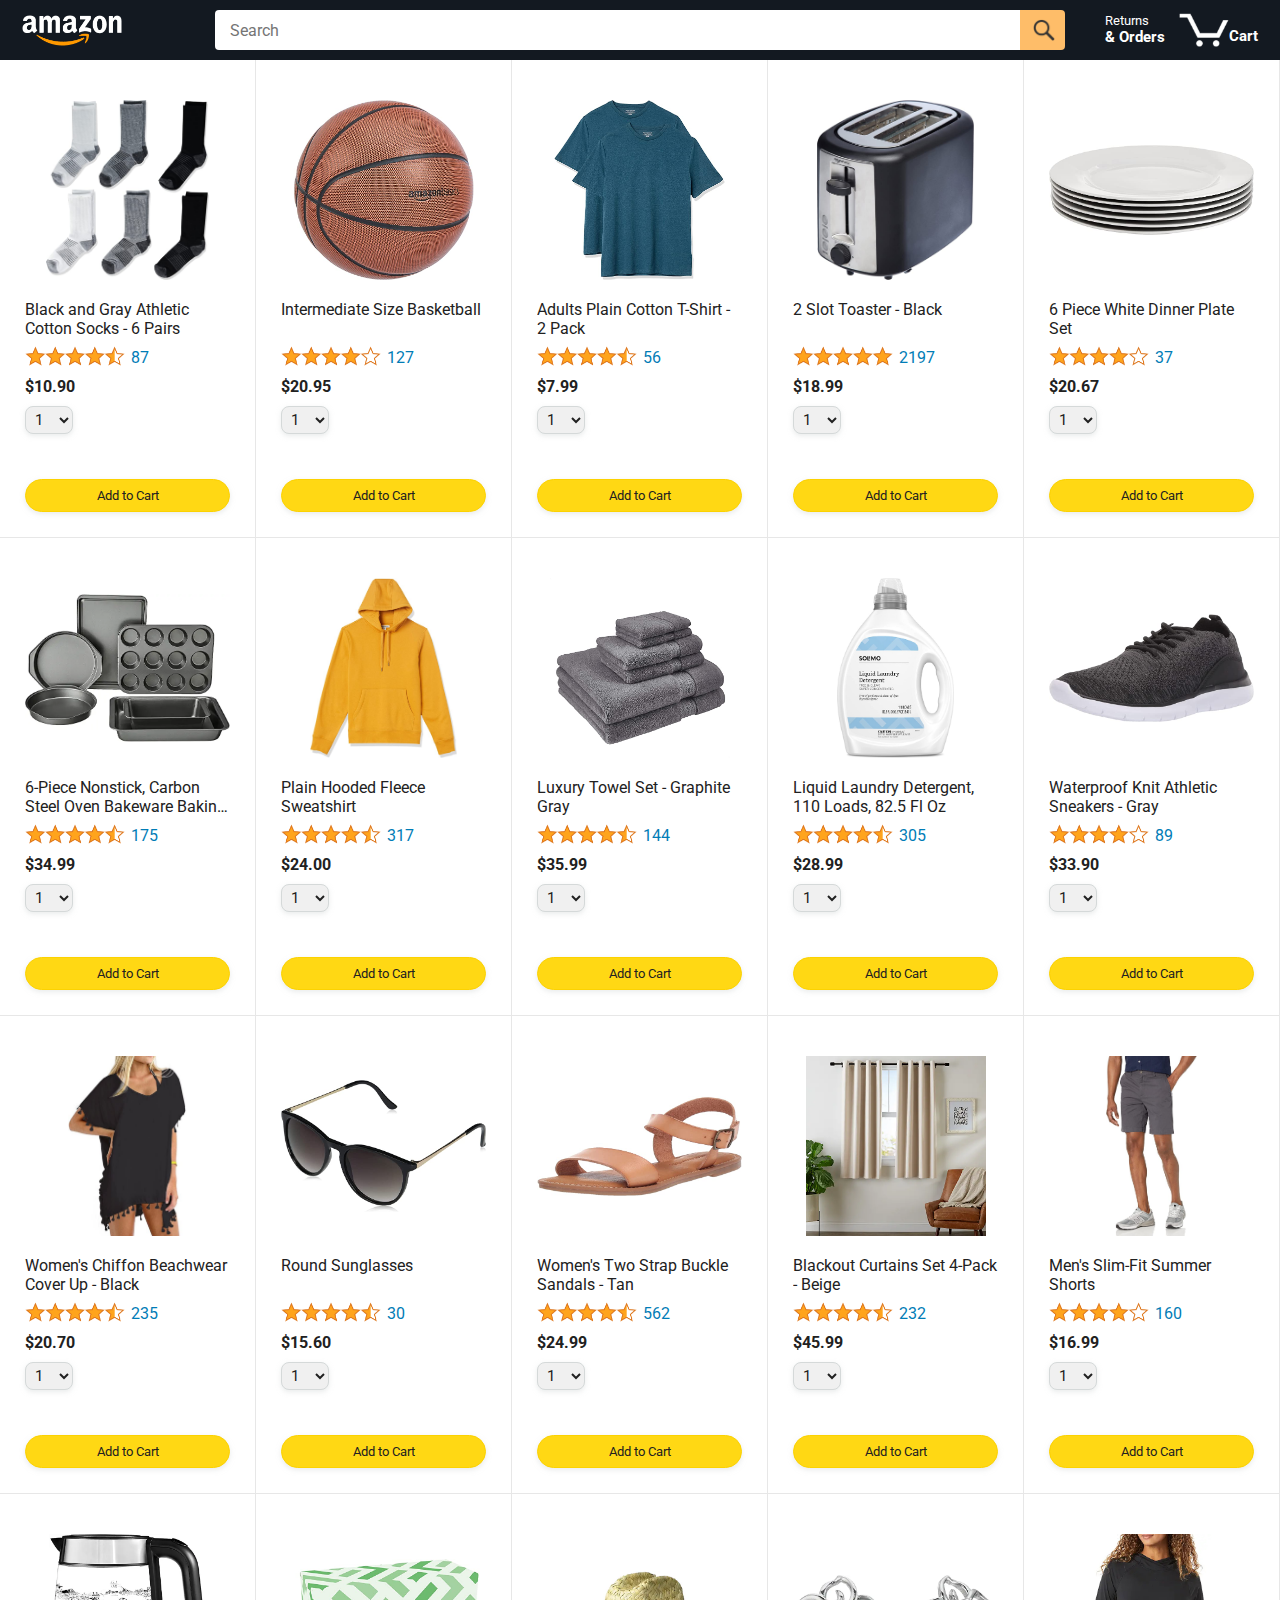
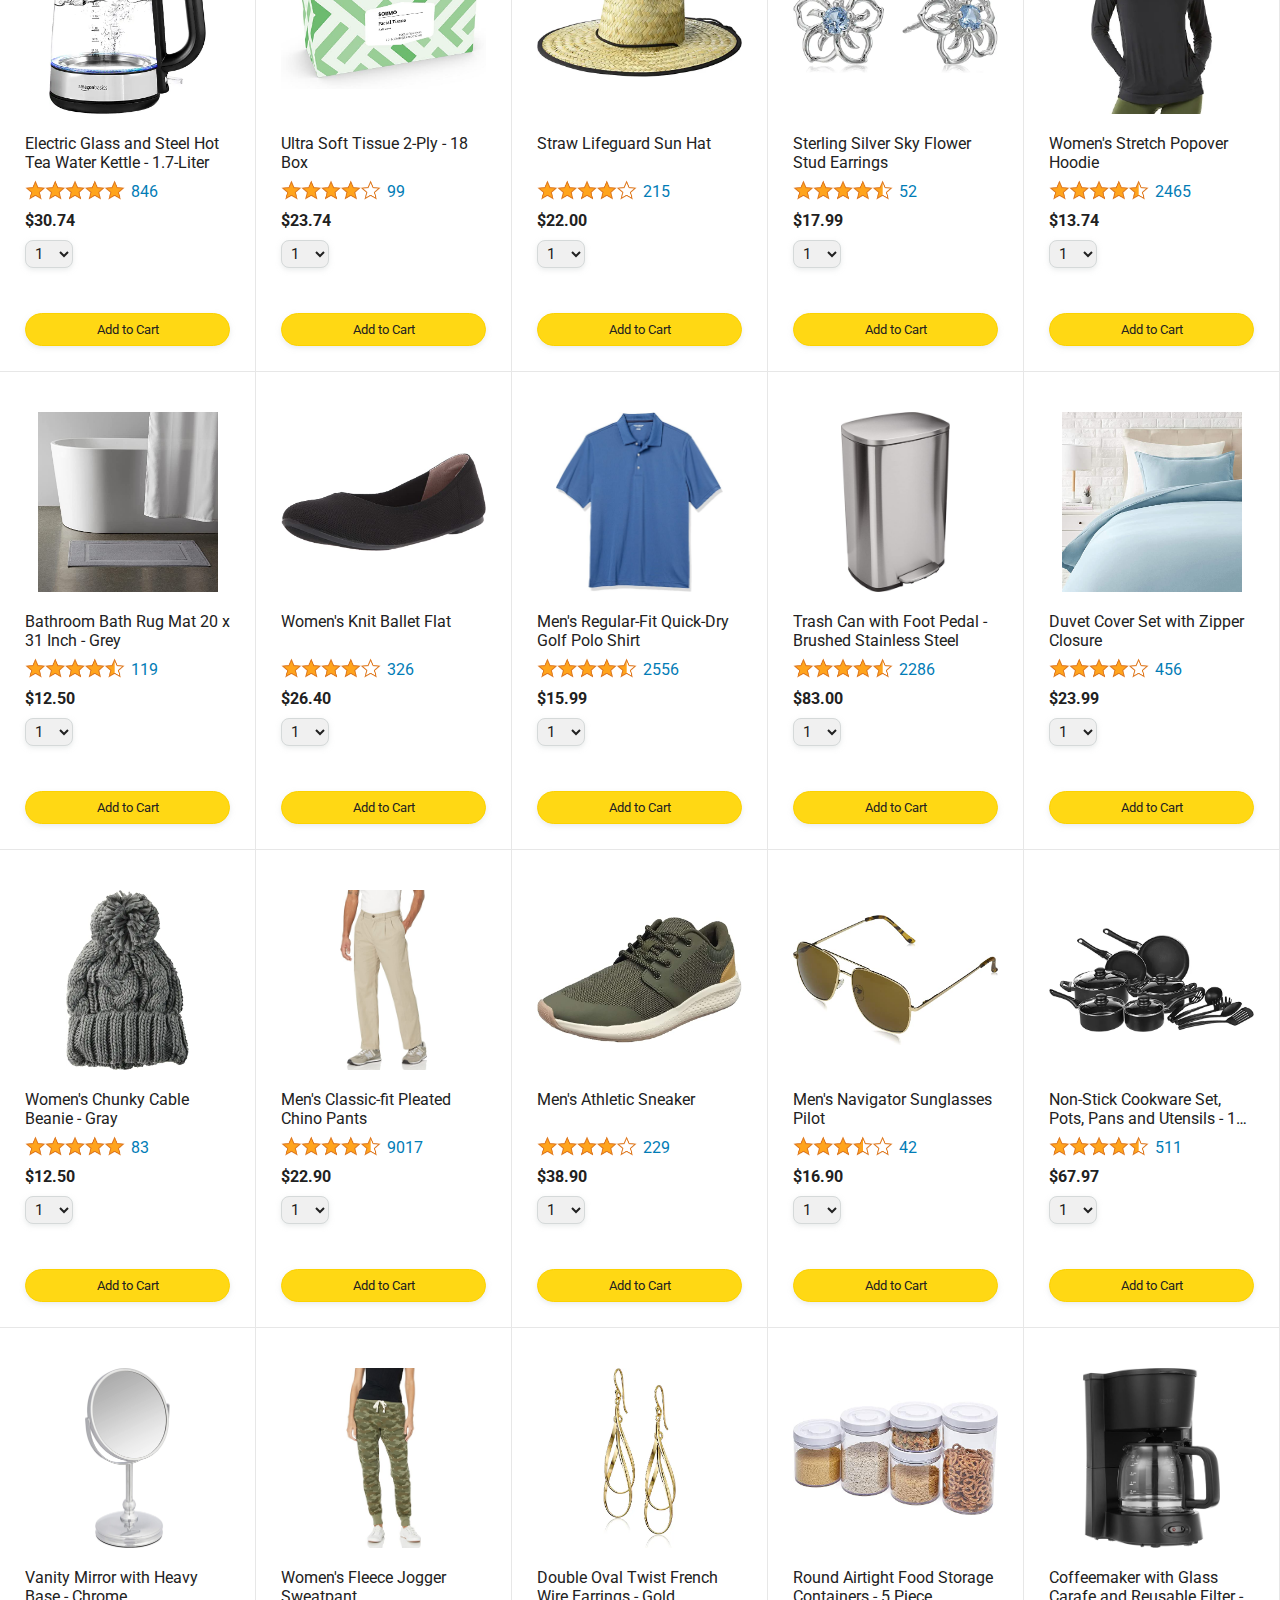
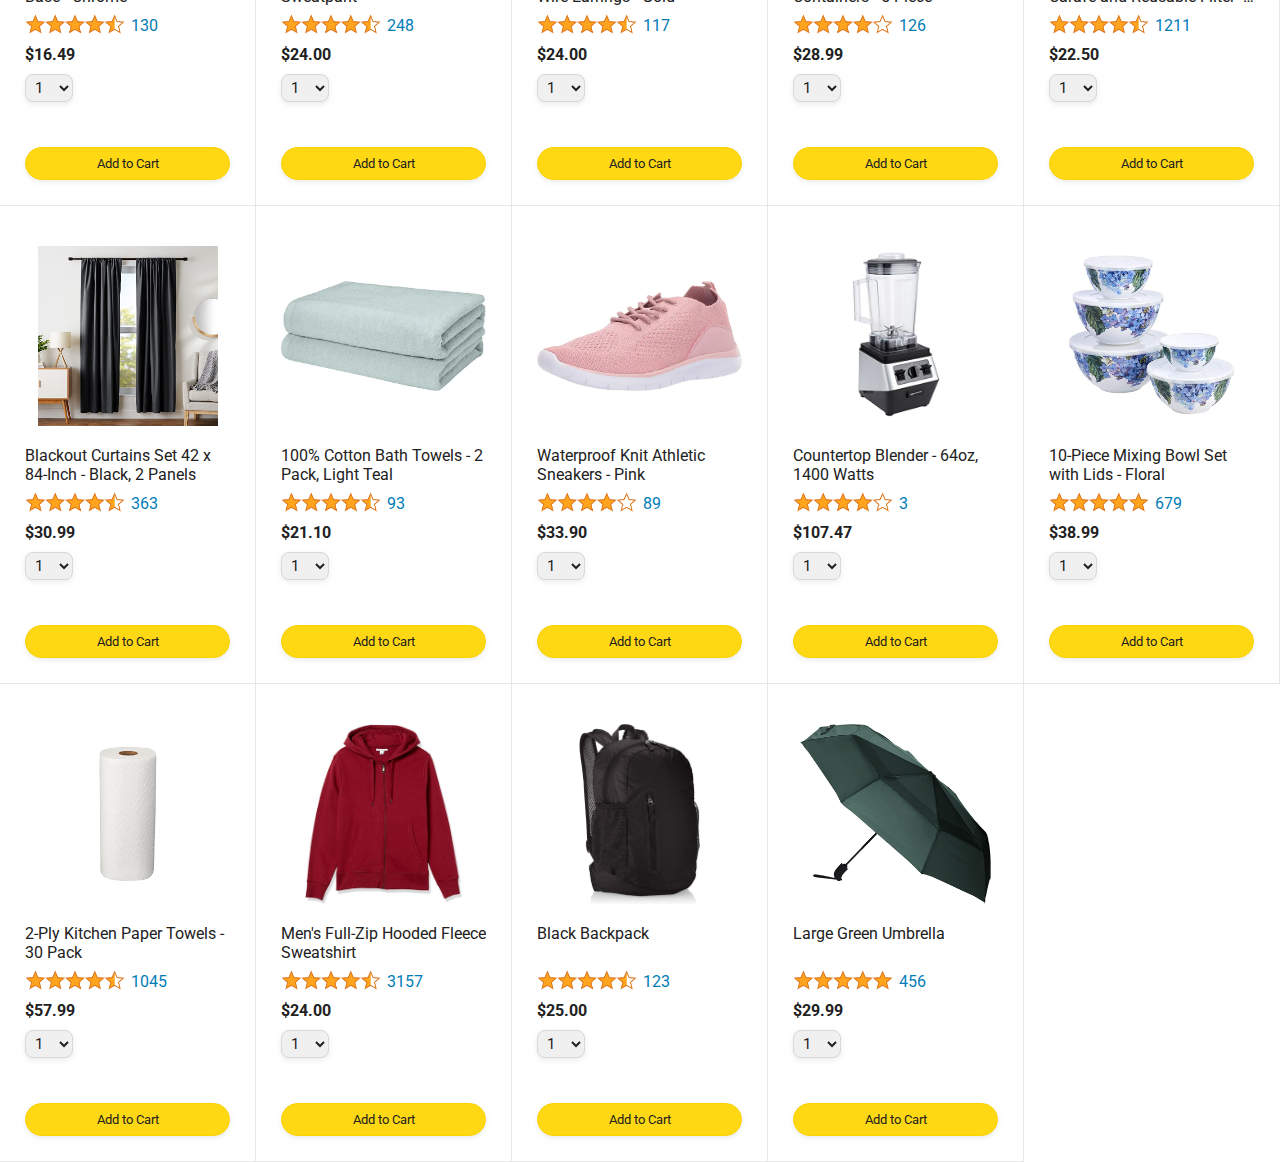
<file: index.html>
<!DOCTYPE html>
<html>

<head>
  <title>Amazon Project</title>
  <link>
  <!-- This code is needed for responsive design to work.
      (Responsive design = make the website look good on
      smaller screen sizes like a phone or a tablet). -->
  <meta name="viewport" content="width=device-width, initial-scale=1">

  <!-- Load a font called Roboto from Google Fonts. -->
  <link rel="preconnect" href="https://fonts.googleapis.com">
  <link rel="preconnect" href="https://fonts.gstatic.com" crossorigin>
  <link href="https://fonts.googleapis.com/css2?family=Roboto:wght@400;500;700&display=swap" rel="stylesheet">

  <!-- Here are the CSS files for this page. -->
  <link rel="stylesheet" href="styles/shared/general.css">
  <link rel="stylesheet" href="styles/shared/amazon-header.css">
  <link rel="stylesheet" href="styles/pages/amazon.css">
</head>

<body>
  <div class="amazon-header">
    <div class="amazon-header-left-section">
      <a href="amazon.html" class="header-link">
        <img class="amazon-logo" src="images/amazon-logo-white.png">
        <img class="amazon-mobile-logo" src="images/amazon-mobile-logo-white.png">
      </a>
    </div>

    <div class="amazon-header-middle-section">
      <input class="search-bar" type="text" placeholder="Search">

      <button class="search-button">
        <img class="search-icon" src="images/icons/search-icon.png">
      </button>
    </div>

    <div class="amazon-header-right-section">
      <a class="orders-link header-link" href="orders.html">
        <span class="returns-text">Returns</span>
        <span class="orders-text">& Orders</span>
      </a>

      <a class="cart-link header-link" href="checkout.html">
        <img class="cart-icon" src="images/icons/cart-icon.png">
        <div class="cart-quantity js-cart-quantity"></div>
        <div class="cart-text">Cart</div>
      </a>
    </div>
  </div>

  <div class="main">
    <div class="products-grid js-products-grid">


    </div>
  </div>

  <script type="module" src="script/amazon.js"></script>
</body>

</html>
</file>
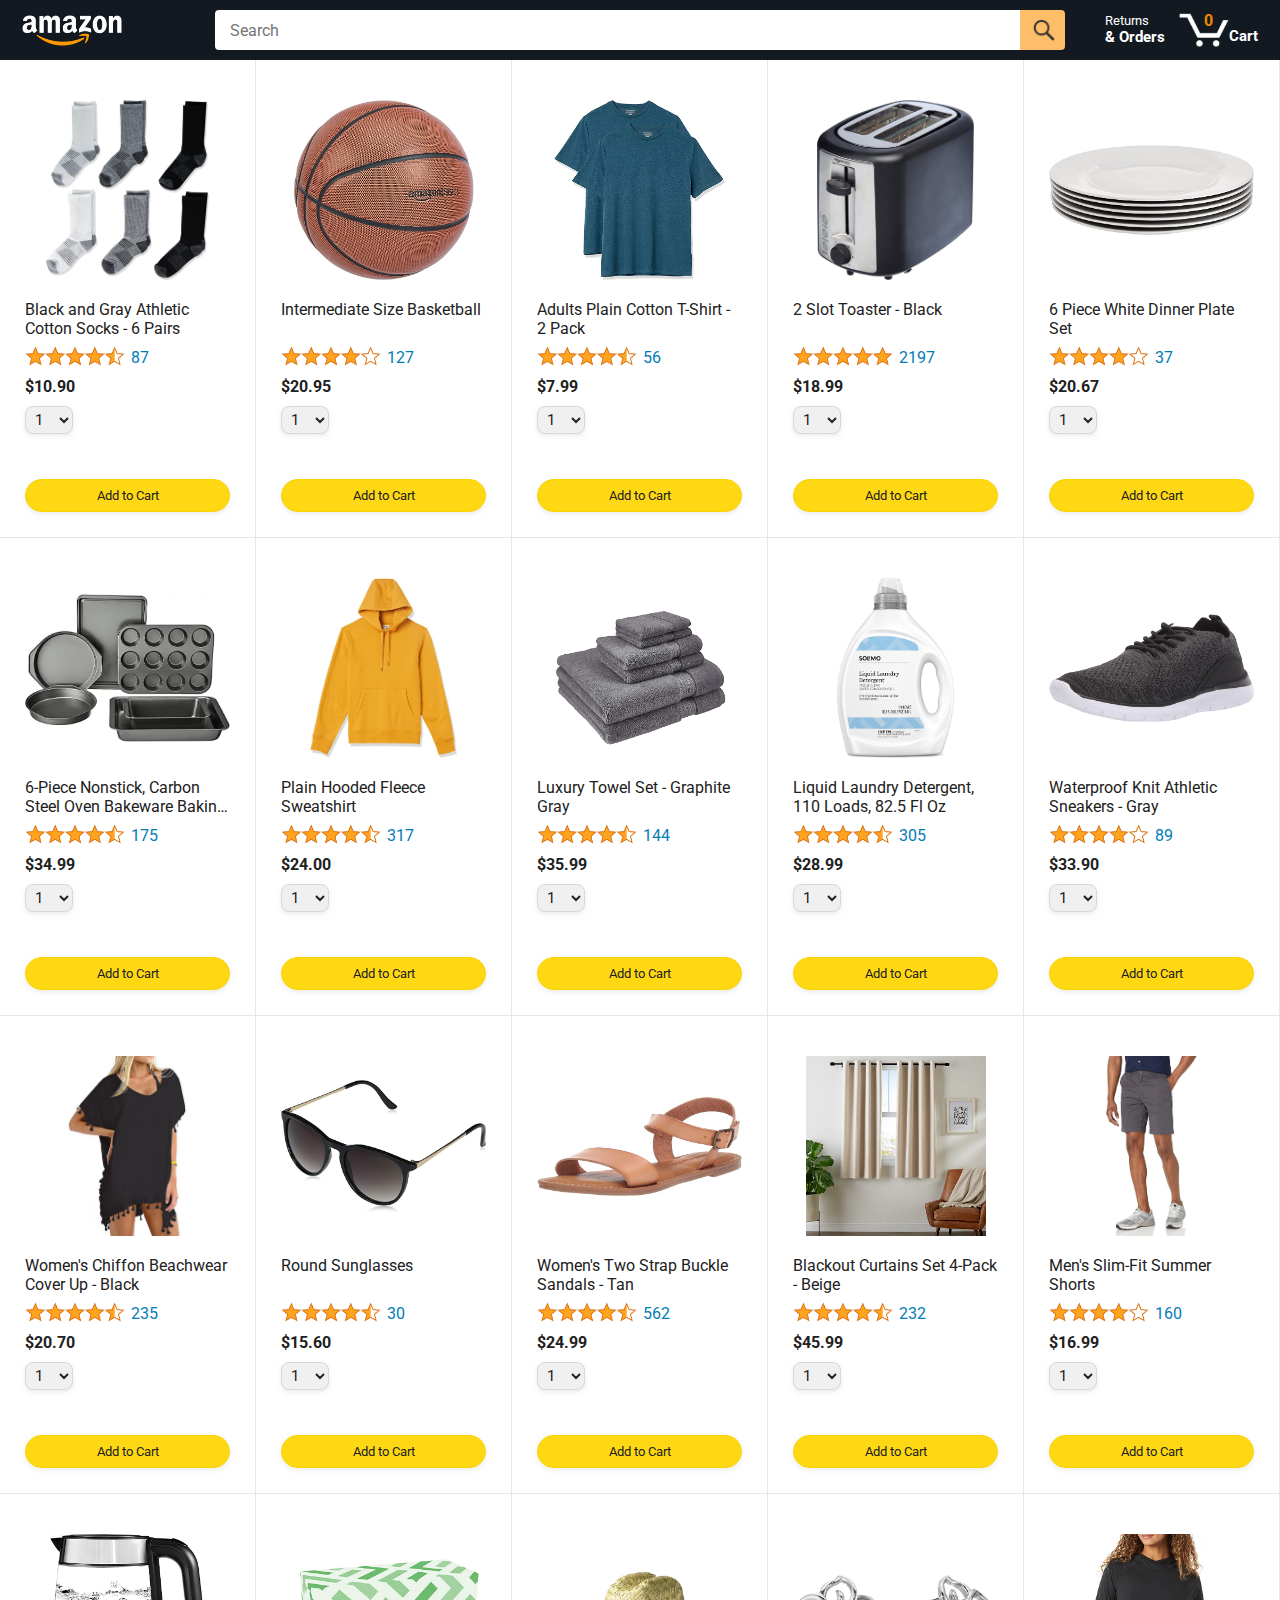
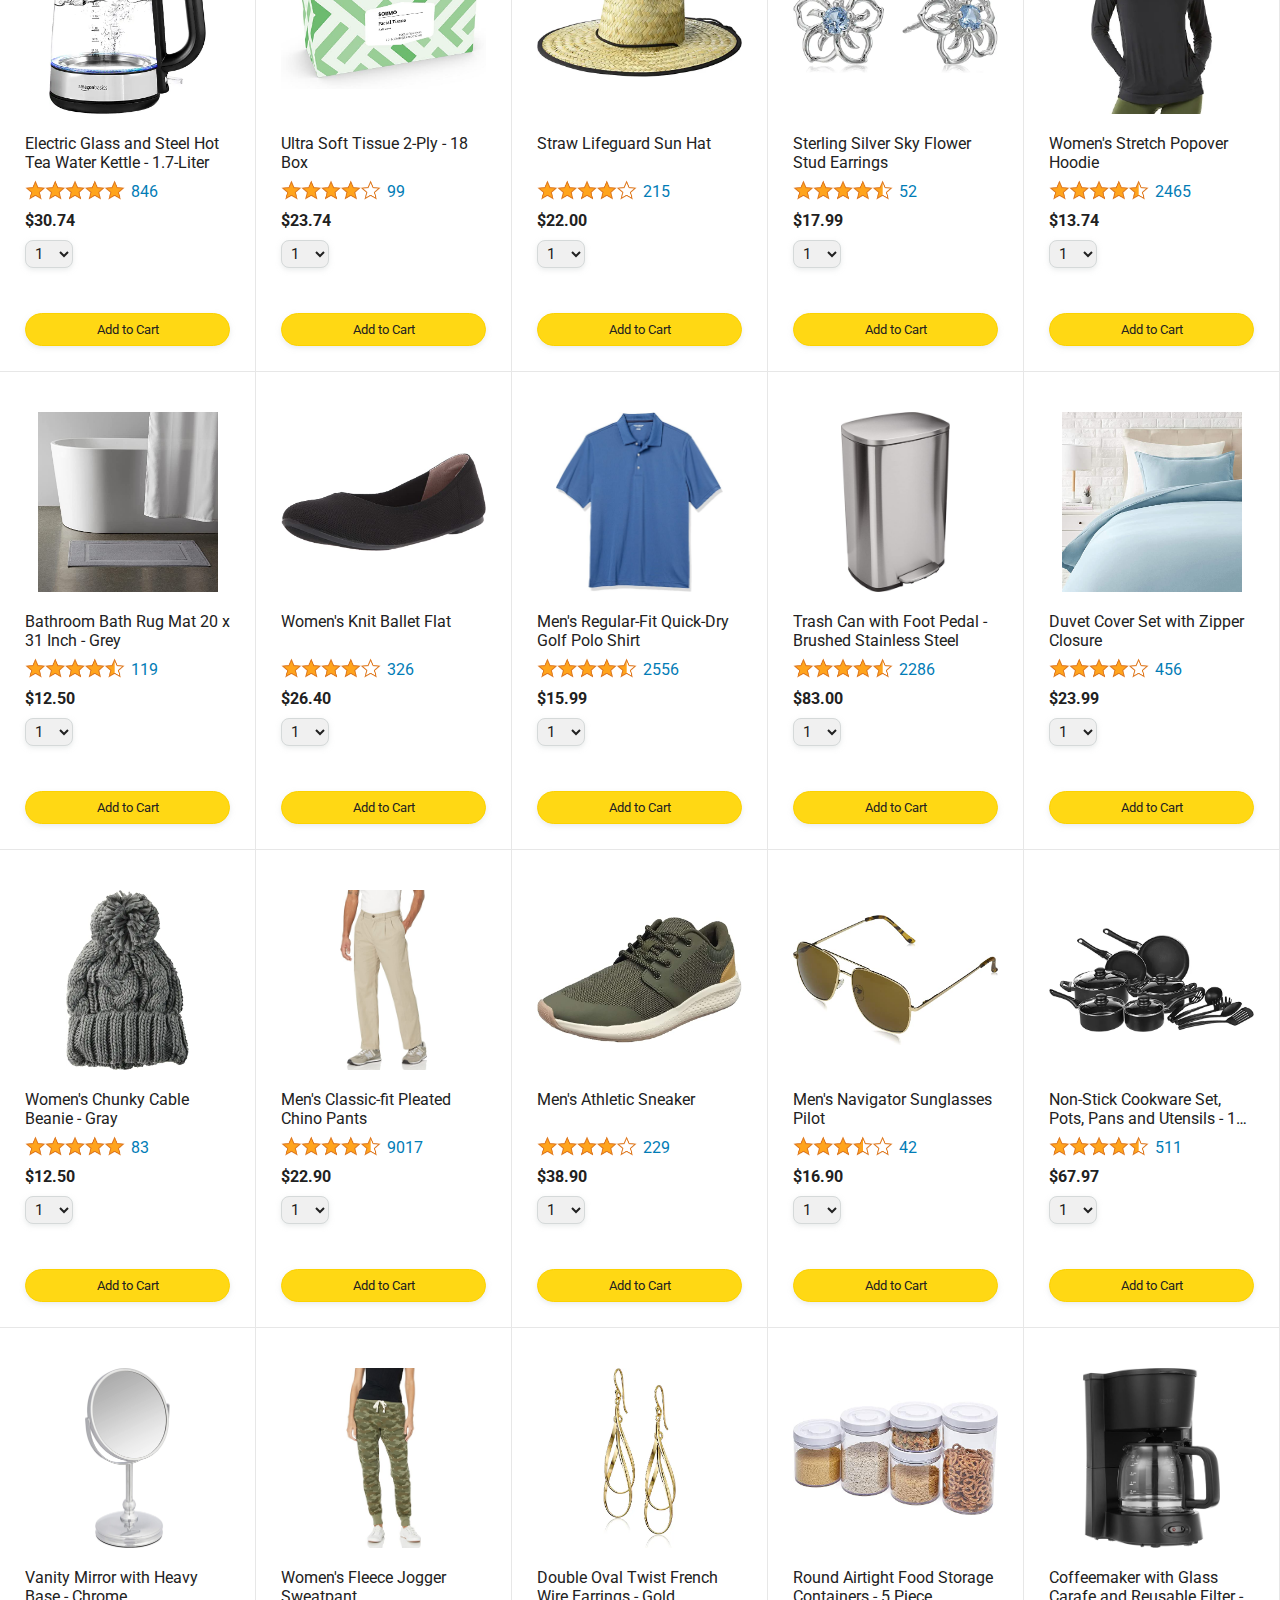
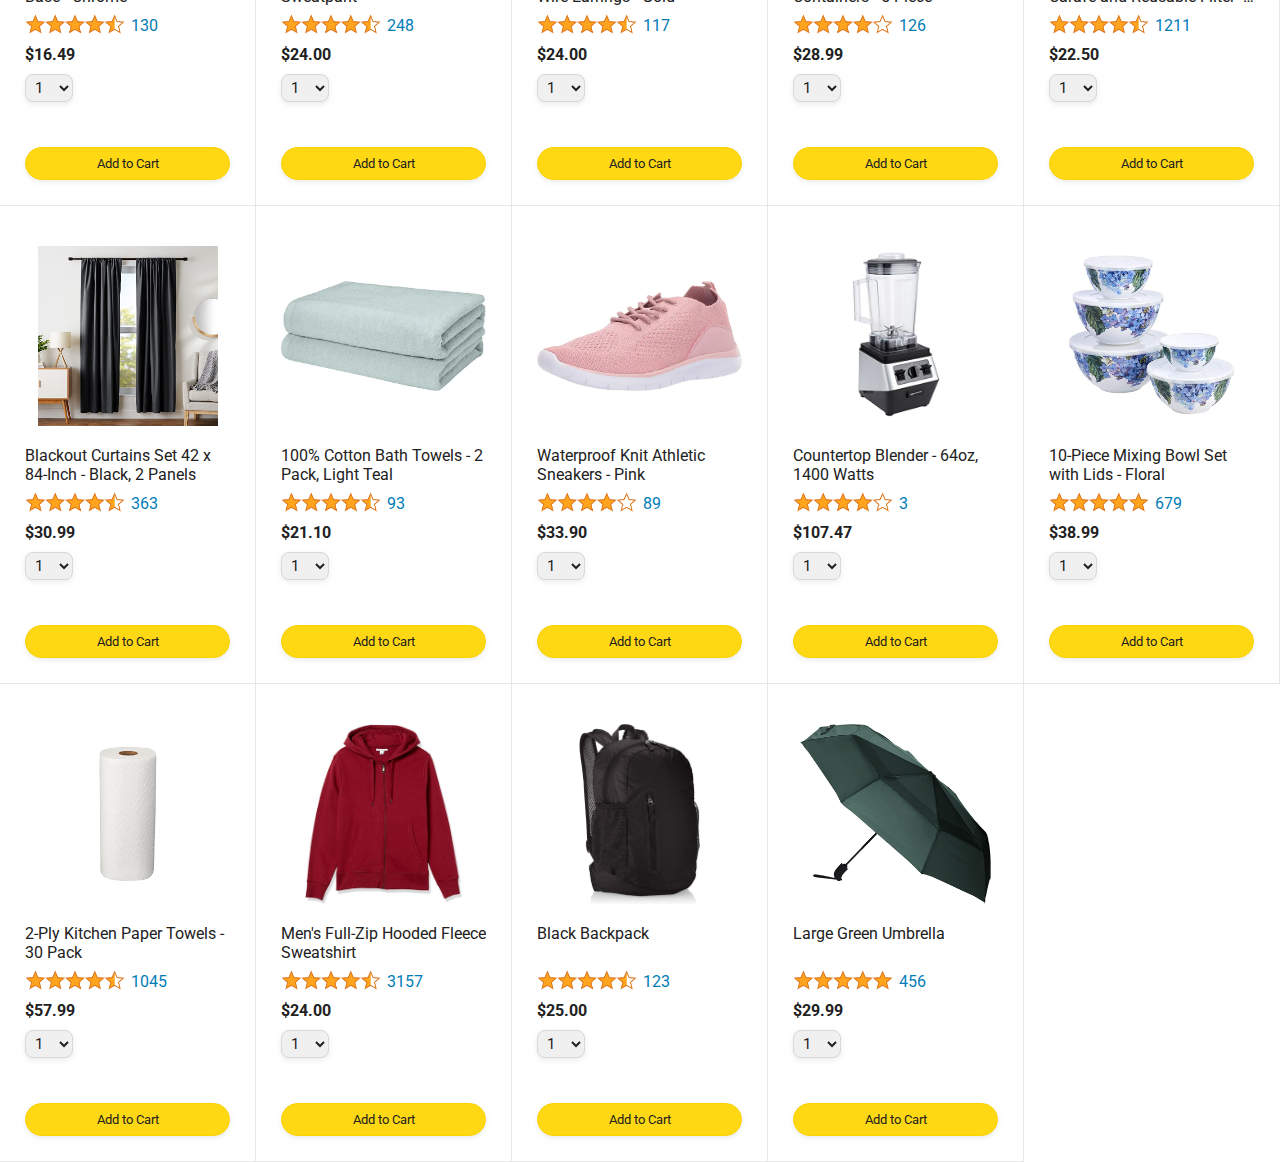
<file: amazon.html>
<!DOCTYPE html>
<html>

<head>
  <title>Amazon Project</title>
  <link>
  <!-- This code is needed for responsive design to work.
      (Responsive design = make the website look good on
      smaller screen sizes like a phone or a tablet). -->
  <meta name="viewport" content="width=device-width, initial-scale=1">

  <!-- Load a font called Roboto from Google Fonts. -->
  <link rel="preconnect" href="https://fonts.googleapis.com">
  <link rel="preconnect" href="https://fonts.gstatic.com" crossorigin>
  <link href="https://fonts.googleapis.com/css2?family=Roboto:wght@400;500;700&display=swap" rel="stylesheet">

  <!-- Here are the CSS files for this page. -->
  <link rel="stylesheet" href="styles/shared/general.css">
  <link rel="stylesheet" href="styles/shared/amazon-header.css">
  <link rel="stylesheet" href="styles/pages/amazon.css">
</head>

<body>
  <div class="amazon-header">
    <div class="amazon-header-left-section">
      <a href="amazon.html" class="header-link">
        <img class="amazon-logo" src="images/amazon-logo-white.png">
        <img class="amazon-mobile-logo" src="images/amazon-mobile-logo-white.png">
      </a>
    </div>

    <div class="amazon-header-middle-section">
      <input class="search-bar" type="text" placeholder="Search">

      <button class="search-button">
        <img class="search-icon" src="images/icons/search-icon.png">
      </button>
    </div>

    <div class="amazon-header-right-section">
      <a class="orders-link header-link" href="orders.html">
        <span class="returns-text">Returns</span>
        <span class="orders-text">& Orders</span>
      </a>

      <a class="cart-link header-link" href="checkout.html">
        <img class="cart-icon" src="images/icons/cart-icon.png">
        <div class="cart-quantity js-cart-quantity">0</div>
        <div class="cart-text">Cart</div>
      </a>
    </div>
  </div>

  <div class="main">
    <div class="products-grid js-products-grid">


    </div>
  </div>

  <script type="module" src="script/amazon.js"></script>
</body>

</html>
</file>
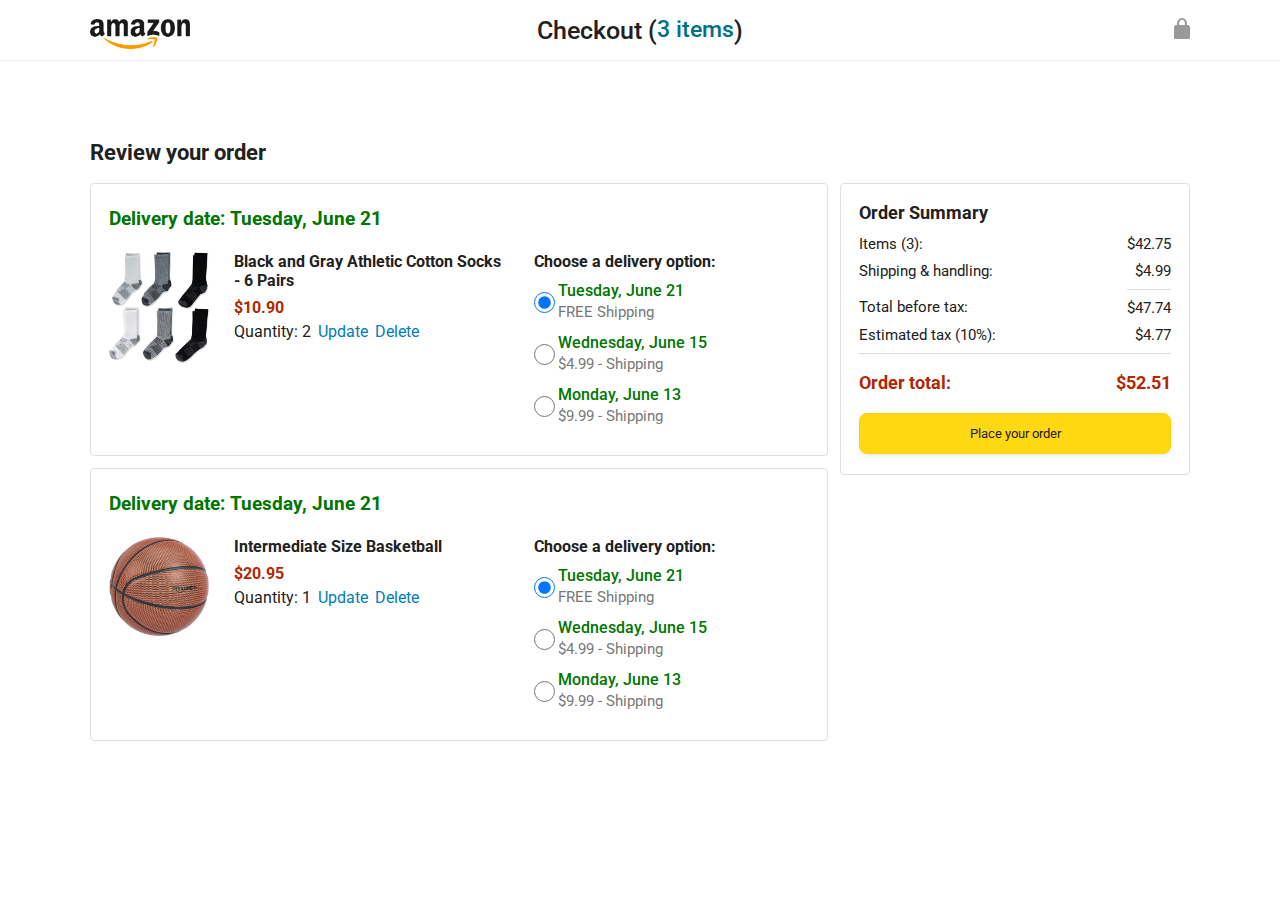
<file: checkout.html>
<!DOCTYPE html>
<html>

<head>
  <title>Checkout</title>

  <!-- This code is needed for responsive design to work.
      (Responsive design = make the website look good on
      smaller screen sizes like a phone or a tablet). -->
  <meta name="viewport" content="width=device-width, initial-scale=1">

  <!-- Load a font called Roboto from Google Fonts. -->
  <link rel="preconnect" href="https://fonts.googleapis.com">
  <link rel="preconnect" href="https://fonts.gstatic.com" crossorigin>
  <link href="https://fonts.googleapis.com/css2?family=Roboto:wght@400;500;700&display=swap" rel="stylesheet">

  <!-- Here are the CSS files for this page. -->
  <link rel="stylesheet" href="styles/shared/general.css">
  <link rel="stylesheet" href="styles/pages/checkout/checkout-header.css">
  <link rel="stylesheet" href="styles/pages/checkout/checkout.css">
</head>

<body>
  <div class="checkout-header">
    <div class="header-content">
      <div class="checkout-header-left-section">
        <a href="index.html">
          <img class="amazon-logo" src="images/amazon-logo.png">
          <img class="amazon-mobile-logo" src="images/amazon-mobile-logo.png">
        </a>
      </div>

      <div class="checkout-header-middle-section">
        Checkout (<a class="js-iteams-head return-to-home-link" href="index.html"></a>)
      </div>

      <div class="checkout-header-right-section">
        <img src="images/icons/checkout-lock-icon.png">
      </div>
    </div>
  </div>

  <div class="main">
    <div class="page-title">Review your order</div>

    <div class="checkout-grid">
      <div class="order-summary js-order-summary">

      </div>

      <div class="payment-summary">
        <div class="payment-summary-title">
          Order Summary
        </div>

        <div class="payment-summary-row">
          <div>Items (3):</div>
          <div class="payment-summary-money">$42.75</div>
        </div>

        <div class="payment-summary-row">
          <div>Shipping &amp; handling:</div>
          <div class="payment-summary-money">$4.99</div>
        </div>

        <div class="payment-summary-row subtotal-row">
          <div>Total before tax:</div>
          <div class="payment-summary-money">$47.74</div>
        </div>

        <div class="payment-summary-row">
          <div>Estimated tax (10%):</div>
          <div class="payment-summary-money">$4.77</div>
        </div>

        <div class="payment-summary-row total-row">
          <div>Order total:</div>
          <div class="payment-summary-money">$52.51</div>
        </div>

        <button class="place-order-button button-primary">
          Place your order
        </button>
      </div>
    </div>
  </div>
  <script type="module" src="script/checkout.js"></script>
</body>

</html>
</file>
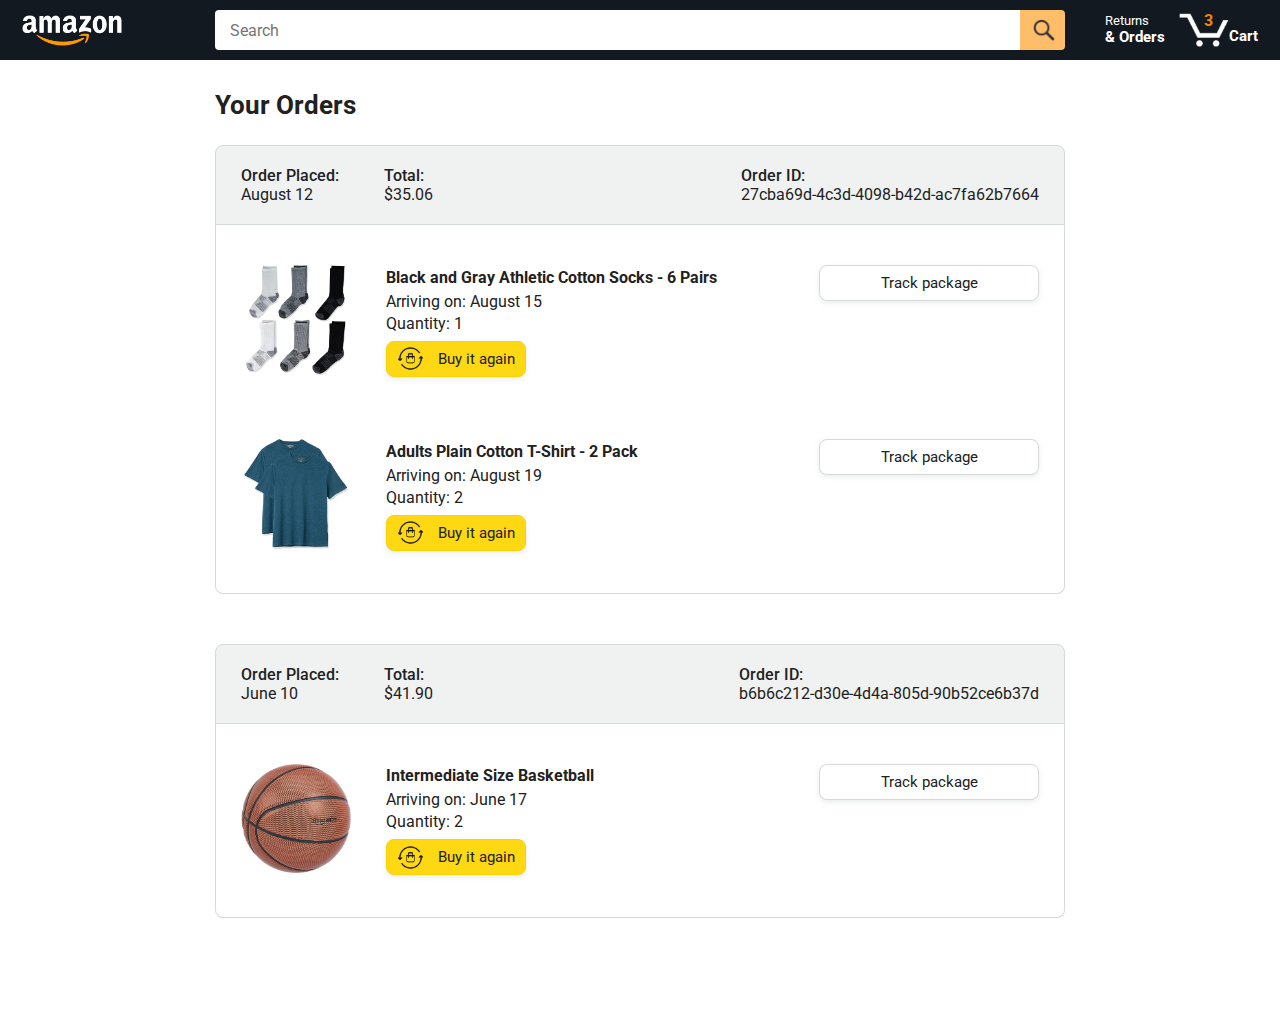
<file: orders.html>
<!DOCTYPE html>
<html>
  <head>
    <title>Orders</title>

    <!-- This code is needed for responsive design to work.
      (Responsive design = make the website look good on
      smaller screen sizes like a phone or a tablet). -->
    <meta name="viewport" content="width=device-width, initial-scale=1">

    <!-- Load a font called Roboto from Google Fonts. -->
    <link rel="preconnect" href="https://fonts.googleapis.com">
    <link rel="preconnect" href="https://fonts.gstatic.com" crossorigin>
    <link href="https://fonts.googleapis.com/css2?family=Roboto:wght@400;500;700&display=swap" rel="stylesheet">

    <!-- Here are the CSS files for this page. -->
    <link rel="stylesheet" href="styles/shared/general.css">
    <link rel="stylesheet" href="styles/shared/amazon-header.css">
    <link rel="stylesheet" href="styles/pages/orders.css">
  </head>
  <body>
    <div class="amazon-header">
      <div class="amazon-header-left-section">
        <a href="amazon.html" class="header-link">
          <img class="amazon-logo"
            src="images/amazon-logo-white.png">
          <img class="amazon-mobile-logo"
            src="images/amazon-mobile-logo-white.png">
        </a>
      </div>

      <div class="amazon-header-middle-section">
        <input class="search-bar" type="text" placeholder="Search">

        <button class="search-button">
          <img class="search-icon" src="images/icons/search-icon.png">
        </button>
      </div>

      <div class="amazon-header-right-section">
        <a class="orders-link header-link" href="orders.html">
          <span class="returns-text">Returns</span>
          <span class="orders-text">& Orders</span>
        </a>

        <a class="cart-link header-link" href="checkout.html">
          <img class="cart-icon" src="images/icons/cart-icon.png">
          <div class="cart-quantity">3</div>
          <div class="cart-text">Cart</div>
        </a>
      </div>
    </div>

    <div class="main">
      <div class="page-title">Your Orders</div>

      <div class="orders-grid">
        <div class="order-container">
          
          <div class="order-header">
            <div class="order-header-left-section">
              <div class="order-date">
                <div class="order-header-label">Order Placed:</div>
                <div>August 12</div>
              </div>
              <div class="order-total">
                <div class="order-header-label">Total:</div>
                <div>$35.06</div>
              </div>
            </div>

            <div class="order-header-right-section">
              <div class="order-header-label">Order ID:</div>
              <div>27cba69d-4c3d-4098-b42d-ac7fa62b7664</div>
            </div>
          </div>

          <div class="order-details-grid">
            <div class="product-image-container">
              <img src="images/products/athletic-cotton-socks-6-pairs.jpg">
            </div>

            <div class="product-details">
              <div class="product-name">
                Black and Gray Athletic Cotton Socks - 6 Pairs
              </div>
              <div class="product-delivery-date">
                Arriving on: August 15
              </div>
              <div class="product-quantity">
                Quantity: 1
              </div>
              <button class="buy-again-button button-primary">
                <img class="buy-again-icon" src="images/icons/buy-again.png">
                <span class="buy-again-message">Buy it again</span>
              </button>
            </div>

            <div class="product-actions">
              <a href="tracking.html">
                <button class="track-package-button button-secondary">
                  Track package
                </button>
              </a>
            </div>

            <div class="product-image-container">
              <img src="images/products/adults-plain-cotton-tshirt-2-pack-teal.jpg">
            </div>

            <div class="product-details">
              <div class="product-name">
                Adults Plain Cotton T-Shirt - 2 Pack
              </div>
              <div class="product-delivery-date">
                Arriving on: August 19
              </div>
              <div class="product-quantity">
                Quantity: 2
              </div>
              <button class="buy-again-button button-primary">
                <img class="buy-again-icon" src="images/icons/buy-again.png">
                <span class="buy-again-message">Buy it again</span>
              </button>
            </div>

            <div class="product-actions">
              <a href="tracking.html">
                <button class="track-package-button button-secondary">
                  Track package
                </button>
              </a>
            </div>
          </div>
        </div>

        <div class="order-container">

          <div class="order-header">
            <div class="order-header-left-section">
              <div class="order-date">
                <div class="order-header-label">Order Placed:</div>
                <div>June 10</div>
              </div>
              <div class="order-total">
                <div class="order-header-label">Total:</div>
                <div>$41.90</div>
              </div>
            </div>

            <div class="order-header-right-section">
              <div class="order-header-label">Order ID:</div>
              <div>b6b6c212-d30e-4d4a-805d-90b52ce6b37d</div>
            </div>
          </div>

          <div class="order-details-grid">
            <div class="product-image-container">
              <img src="images/products/intermediate-composite-basketball.jpg">
            </div>

            <div class="product-details">
              <div class="product-name">
                Intermediate Size Basketball
              </div>
              <div class="product-delivery-date">
                Arriving on: June 17
              </div>
              <div class="product-quantity">
                Quantity: 2
              </div>
              <button class="buy-again-button button-primary">
                <img class="buy-again-icon" src="images/icons/buy-again.png">
                <span class="buy-again-message">Buy it again</span>
              </button>
            </div>

            <div class="product-actions">
              <a href="tracking.html">
                <button class="track-package-button button-secondary">
                  Track package
                </button>
              </a>
            </div>
          </div>
        </div>
      </div>
    </div>
  </body>
</html>
</file>
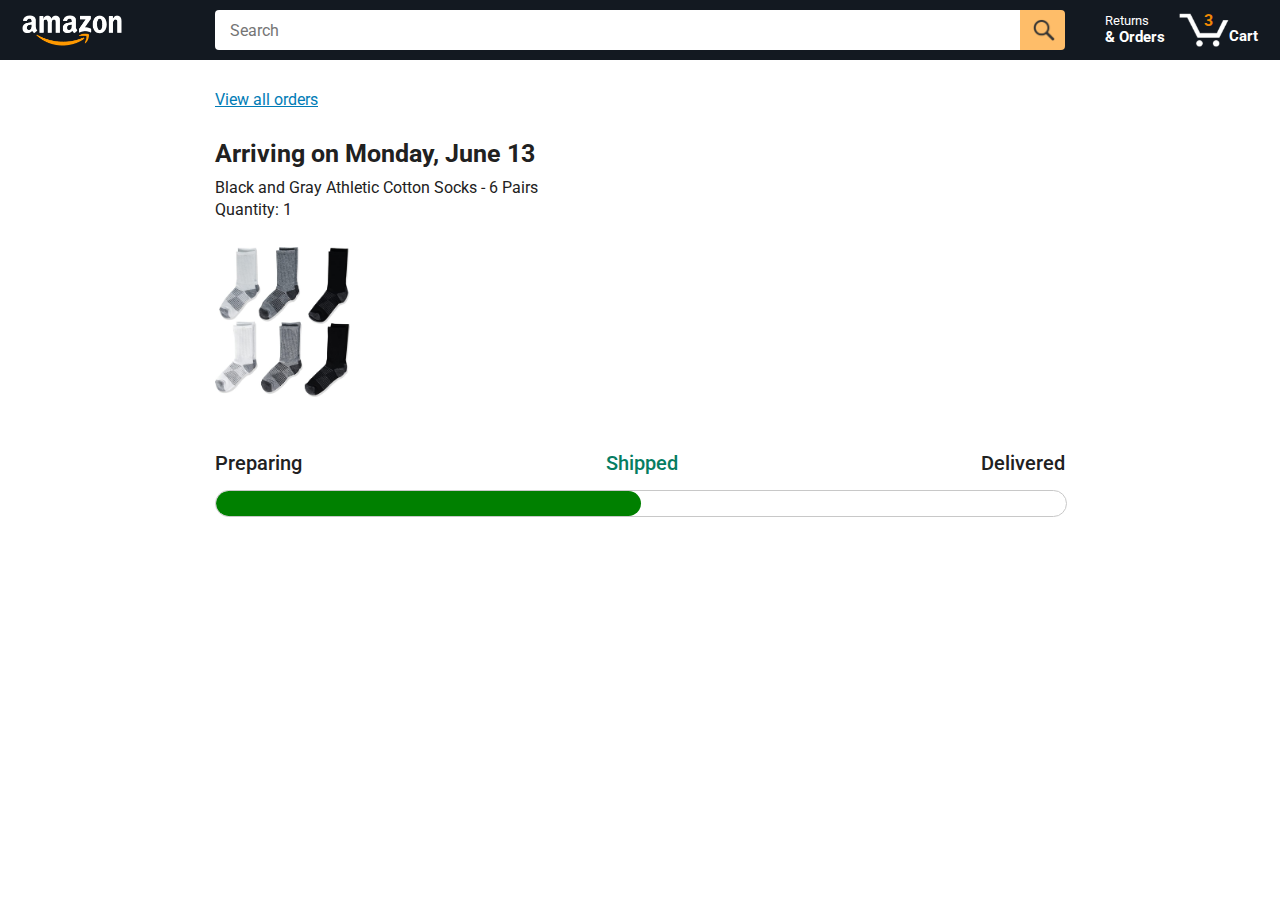
<file: tracking.html>
<!DOCTYPE html>
<html>
  <head>
    <title>Tracking</title>

    <!-- This code is needed for responsive design to work.
      (Responsive design = make the website look good on
      smaller screen sizes like a phone or a tablet). -->
    <meta name="viewport" content="width=device-width, initial-scale=1">

    <!-- Load a font called Roboto from Google Fonts. -->
    <link rel="preconnect" href="https://fonts.googleapis.com">
    <link rel="preconnect" href="https://fonts.gstatic.com" crossorigin>
    <link href="https://fonts.googleapis.com/css2?family=Roboto:wght@400;500;700&display=swap" rel="stylesheet">

    <!-- Here are the CSS files for this page. -->
    <link rel="stylesheet" href="styles/shared/general.css">
    <link rel="stylesheet" href="styles/shared/amazon-header.css">
    <link rel="stylesheet" href="styles/pages/tracking.css">
  </head>
  <body>
    <div class="amazon-header">
      <div class="amazon-header-left-section">
        <a href="amazon.html" class="header-link">
          <img class="amazon-logo"
            src="images/amazon-logo-white.png">
          <img class="amazon-mobile-logo"
            src="images/amazon-mobile-logo-white.png">
        </a>
      </div>

      <div class="amazon-header-middle-section">
        <input class="search-bar" type="text" placeholder="Search">

        <button class="search-button">
          <img class="search-icon" src="images/icons/search-icon.png">
        </button>
      </div>

      <div class="amazon-header-right-section">
        <a class="orders-link header-link" href="orders.html">
          <span class="returns-text">Returns</span>
          <span class="orders-text">& Orders</span>
        </a>

        <a class="cart-link header-link" href="checkout.html">
          <img class="cart-icon" src="images/icons/cart-icon.png">
          <div class="cart-quantity">3</div>
          <div class="cart-text">Cart</div>
        </a>
      </div>
    </div>

    <div class="main">
      <div class="order-tracking">
        <a class="back-to-orders-link link-primary" href="orders.html">
          View all orders
        </a>

        <div class="delivery-date">
          Arriving on Monday, June 13
        </div>

        <div class="product-info">
          Black and Gray Athletic Cotton Socks - 6 Pairs
        </div>

        <div class="product-info">
          Quantity: 1
        </div>

        <img class="product-image" src="images/products/athletic-cotton-socks-6-pairs.jpg">

        <div class="progress-labels-container">
          <div class="progress-label">
            Preparing
          </div>
          <div class="progress-label current-status">
            Shipped
          </div>
          <div class="progress-label">
            Delivered
          </div>
        </div>

        <div class="progress-bar-container">
          <div class="progress-bar"></div>
        </div>
      </div>
    </div>
  </body>
</html>
</file>
<file: styles/shared/general.css>
body {
  font-family: Roboto, Arial;
  color: rgb(33, 33, 33);
  /* The <body> element has a default margin of 8px
     on all sides. This removes the default margins. */
  margin: 0;
}

/* <p> elements have a default margin on the top
   and bottom. This removes the default margins. */
p {
  margin: 0;
}

button {
  cursor: pointer;
}

select {
  cursor: pointer;
}

input, select, button {
  font-family: Roboto, Arial;
}

.button-primary {
  color: rgb(33, 33, 33);
  background-color: rgb(255, 216, 20);
  border: 1px solid rgb(252, 210, 0);
  border-radius: 8px;
  cursor: pointer;
  box-shadow: 0 2px 5px rgba(213, 217, 217, 0.5);
}

.button-primary:hover {
  background-color: rgb(247, 202, 0);
  border: 1px solid rgb(242, 194, 0);
}

.button-primary:active {
  background: rgb(255, 216, 20);
  border-color: rgb(252, 210, 0);
  box-shadow: none;
}

.button-secondary {
  color: rgb(33, 33, 33);
  background: white;
  border: 1px solid rgb(213, 217, 217);
  border-radius: 8px;
  cursor: pointer;
  box-shadow: 0 2px 5px rgba(213, 217, 217, 0.5);
}

.button-secondary:hover {
  background-color: rgb(247, 250, 250);
}

.button-secondary:active {
  background-color: rgb(237, 253, 255);
  box-shadow: none;
}

/* These styles will limit text to 2 lines. Anything
   beyond 2 lines will be replaced with "..."
   You can find this code by using an A.I. tool or by
   searching in Google.
   https://css-tricks.com/almanac/properties/l/line-clamp/ */
.limit-text-to-2-lines {
  display: -webkit-box;
  -webkit-line-clamp: 2;
  -webkit-box-orient: vertical;
  overflow: hidden;
}

.link-primary {
  color: rgb(1, 124, 182);
  cursor: pointer;
}

.link-primary:hover {
  color: rgb(196, 80, 0);
}

/* Styles for dropdown selectors. */
select {
  color: rgb(33, 33, 33);
  background-color: rgb(240, 240, 240);
  border: 1px solid rgb(213, 217, 217);
  border-radius: 8px;
  padding: 3px 5px;
  font-size: 15px;
  cursor: pointer;
  box-shadow: 0 2px 5px rgba(213, 217, 217, 0.5);
}

select:focus,
input:focus {
  outline: 2px solid rgb(255, 153, 0);
}
</file>
<file: styles/shared/amazon-header.css>
.amazon-header {
  background-color: rgb(19, 25, 33);
  color: white;
  padding-left: 15px;
  padding-right: 15px;

  display: flex;
  align-items: center;
  justify-content: space-between;

  position: fixed;
  top: 0;
  left: 0;
  right: 0;
  height: 60px;
  z-index: 2;
}

.amazon-header-left-section {
  width: 180px;
}

@media (max-width: 800px) {
  .amazon-header-left-section {
    width: unset;
  }
}

.header-link {
  display: inline-block;
  padding: 6px;
  border-radius: 2px;
  cursor: pointer;
  text-decoration: none;
  border: 1px solid rgba(0, 0, 0, 0);
}

.header-link:hover {
  border: 1px solid white;
}

.amazon-logo {
  width: 100px;
  margin-top: 5px;
}

.amazon-mobile-logo {
  display: none;
}

@media (max-width: 575px) {
  .amazon-logo {
    display: none;
  }

  .amazon-mobile-logo {
    display: block;
    height: 35px;
    margin-top: 5px;
  }
}

.amazon-header-middle-section {
  flex: 1;
  max-width: 850px;
  margin-left: 10px;
  margin-right: 10px;
  display: flex;
}

.search-bar {
  flex: 1;
  width: 0;
  font-size: 16px;
  height: 38px;
  padding-left: 15px;
  border: none;
  border-top-left-radius: 4px;
  border-bottom-left-radius: 4px;
  border-top-right-radius: 0;
  border-bottom-right-radius: 0;
}

.search-button {
  background-color: rgb(254, 189, 105);
  border: none;
  width: 45px;
  height: 40px;
  border-top-right-radius: 4px;
  border-bottom-right-radius: 4px;
  flex-shrink: 0;
}

.search-icon {
  height: 22px;
  margin-left: 2px;
  margin-top: 3px;
}

.amazon-header-right-section {
  width: 180px;
  flex-shrink: 0;
  display: flex;
  justify-content: end;
}

.orders-link {
  color: white;
}

.returns-text {
  display: block;
  font-size: 13px;
}

.orders-text {
  display: block;
  font-size: 15px;
  font-weight: 700;
}

.cart-link {
  color: white;
  display: flex;
  align-items: center;
  position: relative;
}

.cart-icon {
  width: 50px;
}

.cart-text {
  margin-top: 12px;
  font-size: 15px;
  font-weight: 700;
}

.cart-quantity {
  color: rgb(240, 136, 4);
  font-size: 16px;
  font-weight: 700;

  position: absolute;
  top: 4px;
  left: 22px;
  
  width: 26px;
  text-align: center;
}
</file>
<file: styles/pages/amazon.css>
.main {
  margin-top: 60px;
}

.products-grid {
  display: grid;

  /* - In CSS Grid, 1fr means a column will take up the
       remaining space in the grid.
     - If we write 1fr 1fr ... 1fr; 8 times, this will
       divide the grid into 8 columns, each taking up an
       equal amount of the space.
     - repeat(8, 1fr); is a shortcut for repeating "1fr"
       8 times (instead of typing out "1fr" 8 times).
       repeat(...) is a special property that works with
       display: grid; */
  grid-template-columns: repeat(8, 1fr);
}

/* @media is used to create responsive design (making the
   website look good on any screen size). This @media
   means when the screen width is 2000px or less, we
   will divide the grid into 7 columns instead of 8. */
@media (max-width: 2000px) {
  .products-grid {
    grid-template-columns: repeat(7, 1fr);
  }
}

/* This @media means when the screen width is 1600px or
   less, we will divide the grid into 6 columns. */
@media (max-width: 1600px) {
  .products-grid {
    grid-template-columns: repeat(6, 1fr);
  }
}

@media (max-width: 1300px) {
  .products-grid {
    grid-template-columns: repeat(5, 1fr);
  }
}

@media (max-width: 1000px) {
  .products-grid {
    grid-template-columns: repeat(4, 1fr);
  }
}

@media (max-width: 800px) {
  .products-grid {
    grid-template-columns: repeat(3, 1fr);
  }
}

@media (max-width: 575px) {
  .products-grid {
    grid-template-columns: repeat(2, 1fr);
  }
}

@media (max-width: 450px) {
  .products-grid {
    grid-template-columns: 1fr;
  }
}

.product-container {
  padding-top: 40px;
  padding-bottom: 25px;
  padding-left: 25px;
  padding-right: 25px;

  border-right: 1px solid rgb(231, 231, 231);
  border-bottom: 1px solid rgb(231, 231, 231);

  display: flex;
  flex-direction: column;
}

.product-image-container {
  display: flex;
  justify-content: center;
  align-items: center;

  height: 180px;
  margin-bottom: 20px;
}

.product-image {
  /* Images will overflow their container by default. To
    prevent this, we set max-width and max-height to 100%
    so they stay inside their container. */
  max-width: 100%;
  max-height: 100%;
}

.product-name {
  height: 40px;
  margin-bottom: 5px;
}

.product-rating-container {
  display: flex;
  align-items: center;
  margin-bottom: 10px;
}

.product-rating-stars {
  width: 100px;
  margin-right: 6px;
}

.product-rating-count {
  color: rgb(1, 124, 182);
  cursor: pointer;
  margin-top: 3px;
}

.product-price {
  font-weight: 700;
  margin-bottom: 10px;
}

.product-quantity-container {
  margin-bottom: 17px;
}

.product-spacer {
  flex: 1;
}

.added-to-cart {
  color: rgb(6, 125, 98);
  font-size: 16px;

  display: flex;
  align-items: center;
  margin-bottom: 8px;

  /* At first, the "Added to cart" message will
     be invisible. Use JavaScript to change the
     opacity and make it visible. */
  opacity: 0;
}

.added-to-cart img {
  height: 20px;
  margin-right: 5px;
}

.add-to-cart-button {
  width: 100%;
  padding: 8px;
  border-radius: 50px;
}
.adding-message{
  opacity: 1;

}
</file>
<file: styles/pages/checkout/checkout-header.css>
.checkout-header {
  height: 60px;
  padding-left: 30px;
  padding-right: 30px;
  background-color: white;
  border-bottom: 1px solid #f1f0f0;

  display: flex;
  justify-content: center;

  position: fixed;
  top: 0;
  left: 0;
  right: 0;
  z-index: 1000;
}

.header-content {
  width: 100%;
  max-width: 1100px;

  display: flex;
  align-items: center;
}

.checkout-header-left-section {
  width: 150px;
}

.amazon-logo {
  width: 100px;
  margin-top: 12px;
}

.amazon-mobile-logo {
  display: none;
}

/* @media is used to create responsive design (making the
   website look good on any screen size). This @media
   means when the screen width is 575px or less, different
   styles (inside the {...}) will be applied. */
@media (max-width: 575px) {
  .checkout-header-left-section {
    width: auto;
  }

  .amazon-logo {
    display: none;
  }

  .amazon-mobile-logo {
    display: inline-block;
    height: 35px;
    margin-top: 5px;
  }
}

.checkout-header-middle-section {
  flex: 1;
  flex-shrink: 0;
  text-align: center;

  font-size: 25px;
  font-weight: 500;

  display: flex;
  justify-content: center;
}

.return-to-home-link {
  color: rgb(0, 113, 133);
  font-size: 23px;
  text-decoration: none;
  cursor: pointer;
}

@media (max-width: 1000px) {
  .checkout-header-middle-section {
    font-size: 20px;
    margin-right: 60px;
  }

  .return-to-home-link {
    font-size: 18px;
  }
}

@media (max-width: 575px) {
  .checkout-header-middle-section {
    margin-right: 5px;
  }
}

.checkout-header-right-section {
  text-align: right;
  width: 150px;
}

@media (max-width: 1000px) {
  .checkout-header-right-section {
    width: auto;
  }
}
</file>
<file: styles/pages/checkout/checkout.css>
.main {
  max-width: 1100px;
  padding-left: 30px;
  padding-right: 30px;

  margin-top: 140px;
  margin-bottom: 100px;

  /* margin-left: auto;
     margin-right auto;
     Is a trick for centering an element horizontally
     without needing a container. */
  margin-left: auto;
  margin-right: auto;
}

.page-title {
  font-weight: 700;
  font-size: 22px;
  margin-bottom: 18px;
}

.checkout-grid {
  display: grid;
  /* Here, 1fr means the first column will take
     up the remaining space in the grid. */
  grid-template-columns: 1fr 350px;
  column-gap: 12px;

  /* Use align-items: start; to prevent the elements
     in the grid from stretching vertically. */
  align-items: start;
}

@media (max-width: 1000px) {
  .main {
    max-width: 500px;
  }

  .checkout-grid {
    grid-template-columns: 1fr;
  }
}

.cart-item-container,
.payment-summary {
  border: 1px solid rgb(222, 222, 222);
  border-radius: 4px;
  padding: 18px;
}

.cart-item-container {
  margin-bottom: 12px;
}

.payment-summary {
  padding-bottom: 5px;
}

@media (max-width: 1000px) {
  .payment-summary {
    /* grid-row: 1 means this element will be placed into row
      1 in the grid. (Normally, the row that an element is
      placed in is determined by the order of the elements in
      the HTML. grid-row overrides this default ordering). */
    grid-row: 1;
    margin-bottom: 12px;
  }
}

.delivery-date {
  color: rgb(0, 118, 0);
  font-weight: 700;
  font-size: 19px;
  margin-top: 5px;
  margin-bottom: 22px;
}

.cart-item-details-grid {
  display: grid;
  /* 100px 1fr 1fr; means the 2nd and 3rd column will
     take up half the remaining space in the grid
     (they will divide up the remaining space evenly). */
  grid-template-columns: 100px 1fr 1fr;
  column-gap: 25px;
}

@media (max-width: 1000px) {
  .cart-item-details-grid {
    grid-template-columns: 100px 1fr;
    row-gap: 30px;
  }
}

.product-image {
  max-width: 100%;
  max-height: 120px;

  /* margin-left: auto;
     margin-right auto;
     Is a trick for centering an element horizontally
     without needing a container. */
  margin-left: auto;
  margin-right: auto;
}

.product-name {
  font-weight: 700;
  margin-bottom: 8px;
}

.product-price {
  color: rgb(177, 39, 4);
  font-weight: 700;
  margin-bottom: 5px;
}

.product-quantity .link-primary {
  margin-left: 3px;
}

@media (max-width: 1000px) {
  .delivery-options {
    /* grid-column: 1 means this element will be placed
       in column 1 in the grid. (Normally, the column that
       an element is placed in is determined by the order
       of the elements in the HTML. grid-column overrides
       this default ordering).
       
       / span 2 means this element will take up 2 columns
       in the grid (Normally, each element takes up 1
       column in the grid). */
    grid-column: 1 / span 2;
  }
}

.delivery-options-title {
  font-weight: 700;
  margin-bottom: 10px;
}

.delivery-option {
  display: grid;
  grid-template-columns: 24px 1fr;
  margin-bottom: 12px;
  cursor: pointer;
}

.delivery-option-input {
  margin-left: 0px;
  cursor: pointer;
}

.delivery-option-date {
  color: rgb(0, 118, 0);
  font-weight: 500;
  margin-bottom: 3px;
}

.delivery-option-price {
  color: rgb(120, 120, 120);
  font-size: 15px;
}

.payment-summary-title {
  font-weight: 700;
  font-size: 18px;
  margin-bottom: 12px;
}

.payment-summary-row {
  display: grid;
  /* 1fr auto; means the width of the 2nd column will be
     determined by the elements inside the column (auto).
     The 1st column will take up the remaining space. */
  grid-template-columns: 1fr auto;

  font-size: 15px;
  margin-bottom: 9px;
}

.payment-summary-money {
  text-align: right;
}

.subtotal-row .payment-summary-money {
  border-top: 1px solid rgb(222, 222, 222);
}

.subtotal-row div {
  padding-top: 9px;
}

.total-row {
  color: rgb(177, 39, 4);
  font-weight: 700;
  font-size: 18px;

  border-top: 1px solid rgb(222, 222, 222);
  padding-top: 18px;
}

.place-order-button {
  width: 100%;
  padding-top: 12px;
  padding-bottom: 12px;
  border-radius: 8px;

  margin-top: 11px;
  margin-bottom: 15px;
}
.quantity-input{
width: 30px;
display: none;

}
.save-quantity-link{
  display: none;
}
.is-editing-quantity .quantity-input,
.is-editing-quantity .save-quantity-link{
  display: initial;
}
.is-editing-quantity .update-quantity-link{
display: none;
}
</file>
<file: styles/pages/orders.css>
.main {
  max-width: 850px;
  margin-top: 90px;
  margin-bottom: 100px;
  padding-left: 20px;
  padding-right: 20px;

  /* margin-left: auto;
     margin-right auto;
     Is a trick for centering an element horizontally
     without needing a container. */
  margin-left: auto;
  margin-right: auto;
}

.page-title {
  font-weight: 700;
  font-size: 26px;
  margin-bottom: 25px;
}

.orders-grid {
  display: grid;
  grid-template-columns: 1fr;
  row-gap: 50px;
}

.order-header {
  background-color: rgb(240, 242, 242);
  border: 1px solid rgb(213, 217, 217);

  display: flex;
  align-items: center;
  justify-content: space-between;

  padding: 20px 25px;
  border-top-left-radius: 8px;
  border-top-right-radius: 8px;
}

.order-header-left-section {
  display: flex;
  flex-shrink: 0;
}

.order-header-label {
  font-weight: 500;
}

.order-date,
.order-total {
  margin-right: 45px;
}

.order-header-right-section {
  flex-shrink: 1;
}

@media (max-width: 575px) {
  .order-header {
    flex-direction: column;
    align-items: start;
    line-height: 23px;
    padding: 15px;
  }

  .order-header-left-section {
    flex-direction: column;
  }

  .order-header-label {
    margin-right: 5px;
  }

  .order-date,
  .order-total {
    display: grid;
    grid-template-columns: auto 1fr;
    margin-right: 0;
  }

  .order-header-right-section {
    display: grid;
    grid-template-columns: auto 1fr;
  }
}

.order-details-grid {
  padding: 40px 25px;
  border: 1px solid rgb(213, 217, 217);
  border-top: none;
  border-bottom-left-radius: 8px;
  border-bottom-right-radius: 8px;

  display: grid;
  grid-template-columns: 110px 1fr 220px;
  column-gap: 35px;
  row-gap: 60px;
  align-items: center;
}

@media (max-width: 800px) {
  .order-details-grid {
    grid-template-columns: 110px 1fr;
    row-gap: 0;
    padding-bottom: 8px;
  }
}

@media (max-width: 450px) {
  .order-details-grid {
    grid-template-columns: 1fr;
  }
}

.product-image-container {
  text-align: center;
}

.product-image-container img {
  max-width: 110px;
  max-height: 110px;
}

.product-name {
  font-weight: 700;
  margin-bottom: 5px;
}

.product-delivery-date {
  margin-bottom: 3px;
}

.product-quantity {
  margin-bottom: 8px;
}

.buy-again-button {
  font-size: 15px;
  width: 140px;
  height: 36px;
  border-radius: 8px;

  display: flex;
  align-items: center;
  justify-content: center;
}

.buy-again-icon {
  width: 25px;
  margin-right: 15px;
}

.product-actions {
  align-self: start;
}

.track-package-button {
  width: 100%;
  font-size: 15px;
  padding: 8px;
}

@media (max-width: 800px) {
  .buy-again-button {
    margin-bottom: 10px;
  }

  .product-actions {
    /* grid-column: 2 means this element will be placed
       in column 2 in the grid. (Normally, the column that
       an element is placed in is determined by the order
       of the elements in the HTML. grid-column overrides
       this default ordering). */
    grid-column: 2;
    margin-bottom: 30px;
  }

  .track-package-button {
    width: 140px;
  }
}

@media (max-width: 450px) {
  .product-image-container {
    text-align: center;
    margin-bottom: 25px;
  }

  .product-image-container img {
    max-width: 150px;
    max-height: 150px;
  }

  .product-name {
    margin-bottom: 10px;
  }

  .product-quantity {
    margin-bottom: 15px;
  }

  .buy-again-button {
    width: 100%;
    margin-bottom: 15px;
  }

  .product-actions {
    /* grid-column: auto; undos grid-column: 2; from above.
       This element will now be placed in its normal column
       in the grid. */
    grid-column: auto;
    margin-bottom: 70px;
  }

  .track-package-button {
    width: 100%;
    padding: 12px;
  }
}
</file>
<file: styles/pages/tracking.css>
.main {
  max-width: 850px;
  margin-top: 90px;
  margin-bottom: 100px;
  padding-left: 30px;
  padding-right: 30px;

  /* margin-left: auto;
     margin-right auto;
     Is a trick for centering an element horizontally
     without needing a container. */
  margin-left: auto;
  margin-right: auto;
}

.back-to-orders-link {
  display: inline-block;
  margin-bottom: 30px;
}

.delivery-date {
  font-size: 25px;
  font-weight: 700;
  margin-bottom: 10px;
}

.product-info {
  margin-bottom: 3px;
}

.product-image {
  max-width: 150px;
  max-height: 150px;
  margin-top: 25px;
  margin-bottom: 50px;
}

.progress-labels-container {
  display: flex;
  justify-content: space-between;
  font-size: 20px;
  font-weight: 500;
  margin-bottom: 15px;
}

.current-status {
  color: rgb(6, 125, 98);
}

@media (max-width: 575px) {
  .progress-labels-container {
    font-size: 16px;
  }
}

@media (max-width: 450px) {
  .progress-labels-container {
    flex-direction: column;
    margin-bottom: 5px;
  }

  .progress-label {
    margin-bottom: 3px;
  }
}

.progress-bar-container {
  height: 25px;
  width: 100%;

  border: 1px solid rgb(200, 200, 200);
  border-radius: 50px;
  overflow: hidden;
}

.progress-bar {
  height: 100%;
  background-color: green;
  border-radius: 50px;
  width: 50%;
}
</file>
